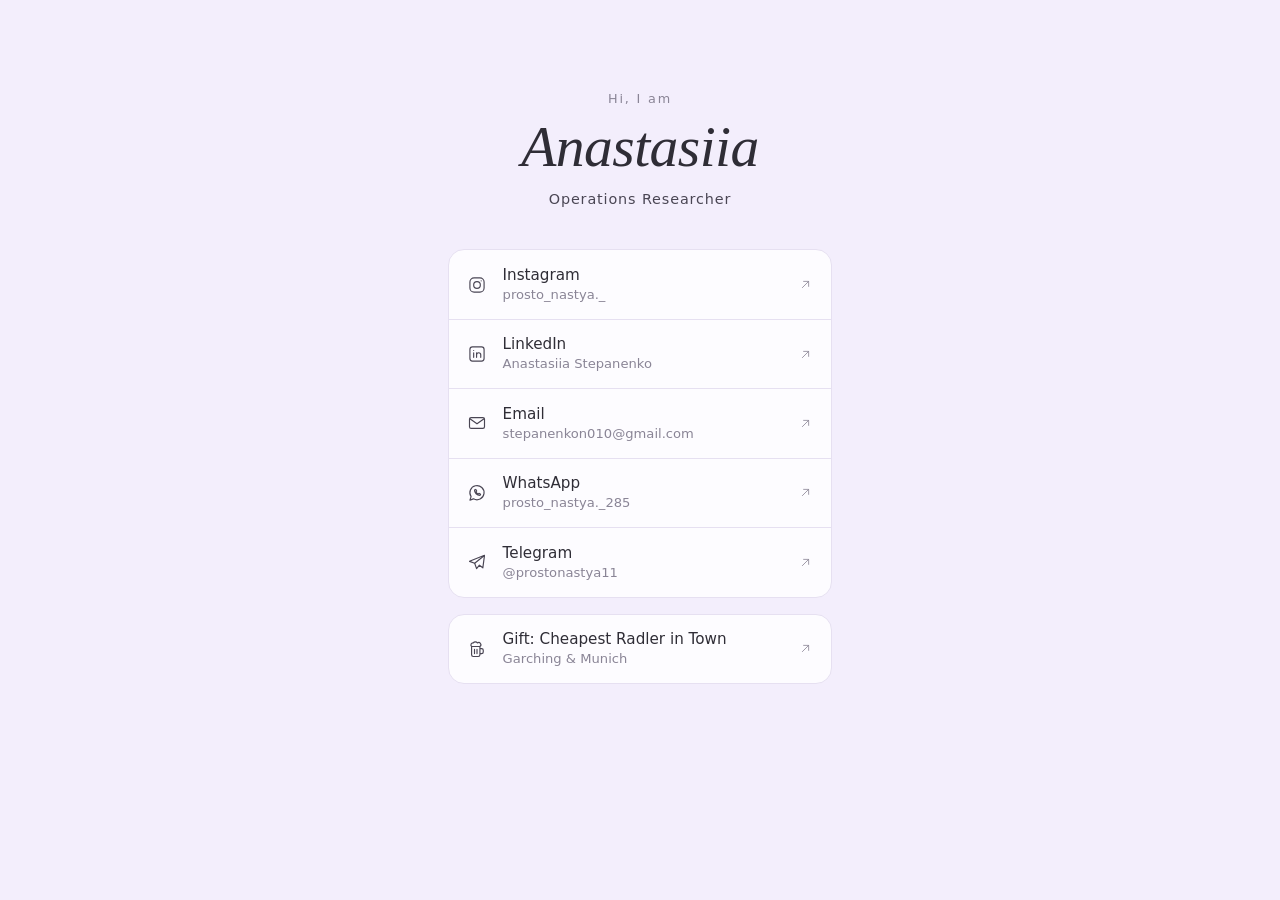
<file: index.html>
<!doctype html>
<html lang="en">
<head>
<meta charset="utf-8">
<meta name="viewport" content="width=device-width,initial-scale=1">
<meta name="color-scheme" content="light dark">
<title>Anastasiia Stepanenko</title>
<meta name="description" content="Anastasiia Stepanenko — contacts and projects">
<link rel="icon" href="data:,">
<style>
:root{--bg:#f3eefc;--fg:#2f2d36;--ic:#4a4654;--mute:#8a8596;--card:#fdfcff;--line:#e6e0f1;--hover:#f8f5fe}
@media(prefers-color-scheme:dark){:root{--bg:#141218;--fg:#e9e7ee;--ic:#c9c5d2;--mute:#8f8b99;--card:#1c1a21;--line:#2c2933;--hover:#221f28}}
*{box-sizing:border-box}
body{margin:0;background:var(--bg);color:var(--fg);font:16px/1.4 system-ui,-apple-system,"Segoe UI",Roboto,sans-serif;-webkit-font-smoothing:antialiased}
main{max-width:26rem;margin:0 auto;padding:4rem 1rem 3rem}
header{text-align:center;margin-bottom:2.5rem}
header p{margin:0;color:var(--mute);font-size:.8rem;letter-spacing:.14em}
h1{margin:.4rem 0 0;font:italic 400 3.6rem/1.1 "Bodoni MT","Bodoni 72",Didot,"Didot LT STD",Georgia,"Times New Roman","Noto Serif",serif;letter-spacing:-.01em}
.u h1,.u header p{font-style:normal;letter-spacing:0}
:lang(ja) h1,:lang(zh) h1,:lang(ko) h1{letter-spacing:.08em}
header .role{margin-top:.7rem;color:var(--ic);font-size:.9rem;letter-spacing:.06em}
:lang(ja) h1{font-family:"Hiragino Mincho ProN","Yu Mincho","Noto Serif CJK JP",serif}
:lang(zh) h1{font-family:"Songti SC","Songti TC",SimSun,PMingLiU,"Noto Serif CJK SC",serif}
:lang(ko) h1{font-family:AppleMyungjo,Batang,"Noto Serif CJK KR",serif}
.card{background:var(--card);border:1px solid var(--line);border-radius:1rem;overflow:hidden;margin-bottom:1rem}
.card a,.card div{display:flex;align-items:center;gap:1rem;padding:.9rem 1.1rem;color:inherit;text-decoration:none}
.card a+a{border-top:1px solid var(--line)}
.card a:hover{background:var(--hover)}
.card a:focus-visible{outline:1px solid var(--ic);outline-offset:-3px;border-radius:1rem}
svg{flex:none;width:20px;height:20px;fill:none;stroke:var(--ic);stroke-width:1.4;stroke-linecap:round;stroke-linejoin:round}
span{flex:1;min-width:0}
b{display:block;font-weight:500;font-size:.95rem}
small{display:block;color:var(--mute);font-size:.82rem;overflow-wrap:anywhere}
.r{width:15px;height:15px;stroke:var(--mute);stroke-width:1.3}
</style>
</head>
<body>
<svg hidden><symbol id="a" viewBox="0 0 24 24"><path d="M7 17 17 7M9 7h8v8"/></symbol></svg>
<main>
<header><p id="g">Hi, I am</p><h1 id="n">Anastasiia</h1><p class="role" lang="en">Operations Researcher</p></header>
<nav class="card" aria-label="Contacts">
<a href="https://instagram.com/prosto_nastya._" rel="me noopener" target="_blank"><svg viewBox="0 0 24 24" aria-hidden="true"><rect x="3.5" y="3.5" width="17" height="17" rx="5"/><circle cx="12" cy="12" r="4"/><path d="M17 7h.01"/></svg><span><b>Instagram</b><small>prosto_nastya._</small></span><svg class="r" aria-hidden="true"><use href="#a"/></svg></a>
<a href="https://linkedin.com/in/anastasiia-stepanenko-1a0871327" rel="me noopener" target="_blank"><svg viewBox="0 0 24 24" aria-hidden="true"><rect x="3.5" y="3.5" width="17" height="17" rx="3"/><path d="M8 10.5V16M8 7.8v.01M11.5 16v-5.5M11.5 13a2.5 2.5 0 0 1 5 0v3"/></svg><span><b>LinkedIn</b><small>Anastasiia Stepanenko</small></span><svg class="r" aria-hidden="true"><use href="#a"/></svg></a>
<a href="mailto:stepanenkon010@gmail.com"><svg viewBox="0 0 24 24" aria-hidden="true"><rect x="3" y="5.5" width="18" height="13" rx="2"/><path d="m3.5 7 8.5 6 8.5-6"/></svg><span><b>Email</b><small>stepanenkon010@gmail.com</small></span><svg class="r" aria-hidden="true"><use href="#a"/></svg></a>
<a href="https://wa.me/491602328574" rel="noopener" target="_blank"><svg viewBox="0 0 24 24" aria-hidden="true"><path d="m3.5 20.5 1.4-4.2A8.5 8.5 0 1 1 7.8 19z"/><path d="M9 8.5c0 3.5 3 6.5 6.5 6.5l.8-1.6-2-1-.9.9a5 5 0 0 1-2.7-2.7l.9-.9-1-2z"/></svg><span><b>WhatsApp</b><small>prosto_nastya._285</small></span><svg class="r" aria-hidden="true"><use href="#a"/></svg></a>
<a href="https://t.me/prostonastya11" rel="noopener" target="_blank"><svg viewBox="0 0 24 24" aria-hidden="true"><path d="M21 4 3 11.2l6.2 2.3L11.5 20l3.4-4.2L19 19z"/><path d="m9.2 13.5 11.3-9"/></svg><span><b>Telegram</b><small>@prostonastya11</small></span><svg class="r" aria-hidden="true"><use href="#a"/></svg></a>
</nav>
<section class="card" aria-label="Project"><a href="https://nastya-star.github.io/beer-optimization/"><svg viewBox="0 0 24 24" aria-hidden="true"><path d="M5.5 9h10v10a2 2 0 0 1-2 2h-6a2 2 0 0 1-2-2zM15.5 11.5h2a2 2 0 0 1 2 2v2a2 2 0 0 1-2 2h-2M5.5 9a2.5 2.5 0 0 1 2-4.3 3 3 0 0 1 5 0A2.5 2.5 0 0 1 15.5 9M9 12.5v5M12 12.5v5"/></svg><span><b>Gift: Cheapest Radler in Town</b><small>Garching &amp; Munich</small></span><svg class="r" aria-hidden="true"><use href="#a"/></svg></a></section>
</main>
<script>
var t={de:"Hallo, ich bin",fr:"Salut, je m'appelle",es:"Hola, soy",it:"Ciao, sono",pt:"Olá, eu sou",pl:"Cześć, jestem",tr:"Merhaba, ben",vi:"Xin chào, mình là",nl:"Hoi, ik ben",cs:"Ahoj, já jsem",
uk:"Слава Україні! Мене звати|Анастасія",ru:"Привет, я|Анастасия",el:"Γεια, είμαι|Αναστασία",ka:"გამარჯობა, მე ვარ|ანასტასია",hy:"Բարև, ես|Անաստասիա",ar:"مرحبًا، أنا|أناستاسيا",he:"שלום, אני|אנסטסיה",fa:"سلام، من|آناستازیا",ur:"سلام، میں|اناستسیا",hi:"नमस्ते, मेरा नाम|अनास्तासिया","zh-Hans":"你好，我是|阿纳斯塔西娅","zh-Hant":"你好，我是|阿納斯塔西婭",ko:"안녕하세요, 저는|아나스타시아",ja:"こんにちは、私は|望生です",th:"สวัสดี ฉันชื่อ|อนาสตาเซีย"},
L=(navigator.languages||[])[0]||navigator.language||"en",l=L.toLowerCase().split("-"),
k=l[0]=="zh"?(l.includes("hant")||!l.includes("hans")&&/^(tw|hk|mo)$/.test(l[1])?"zh-Hant":"zh-Hans"):l[0],s=t[k],h=document.documentElement;
if(s){s=s.split("|");h.lang=k[0]=="z"?k:L;g.textContent=s[0];n.textContent=s[1]||"Anastasiia";
if(/^(ar|he|fa|ur)$/.test(k))g.parentNode.dir="rtl";
if(/^(ja|zh|ko|ar|he|fa|ur|hi|th|ka|hy)/.test(k))h.className="u"}
</script>
</body>
</html>
</file>
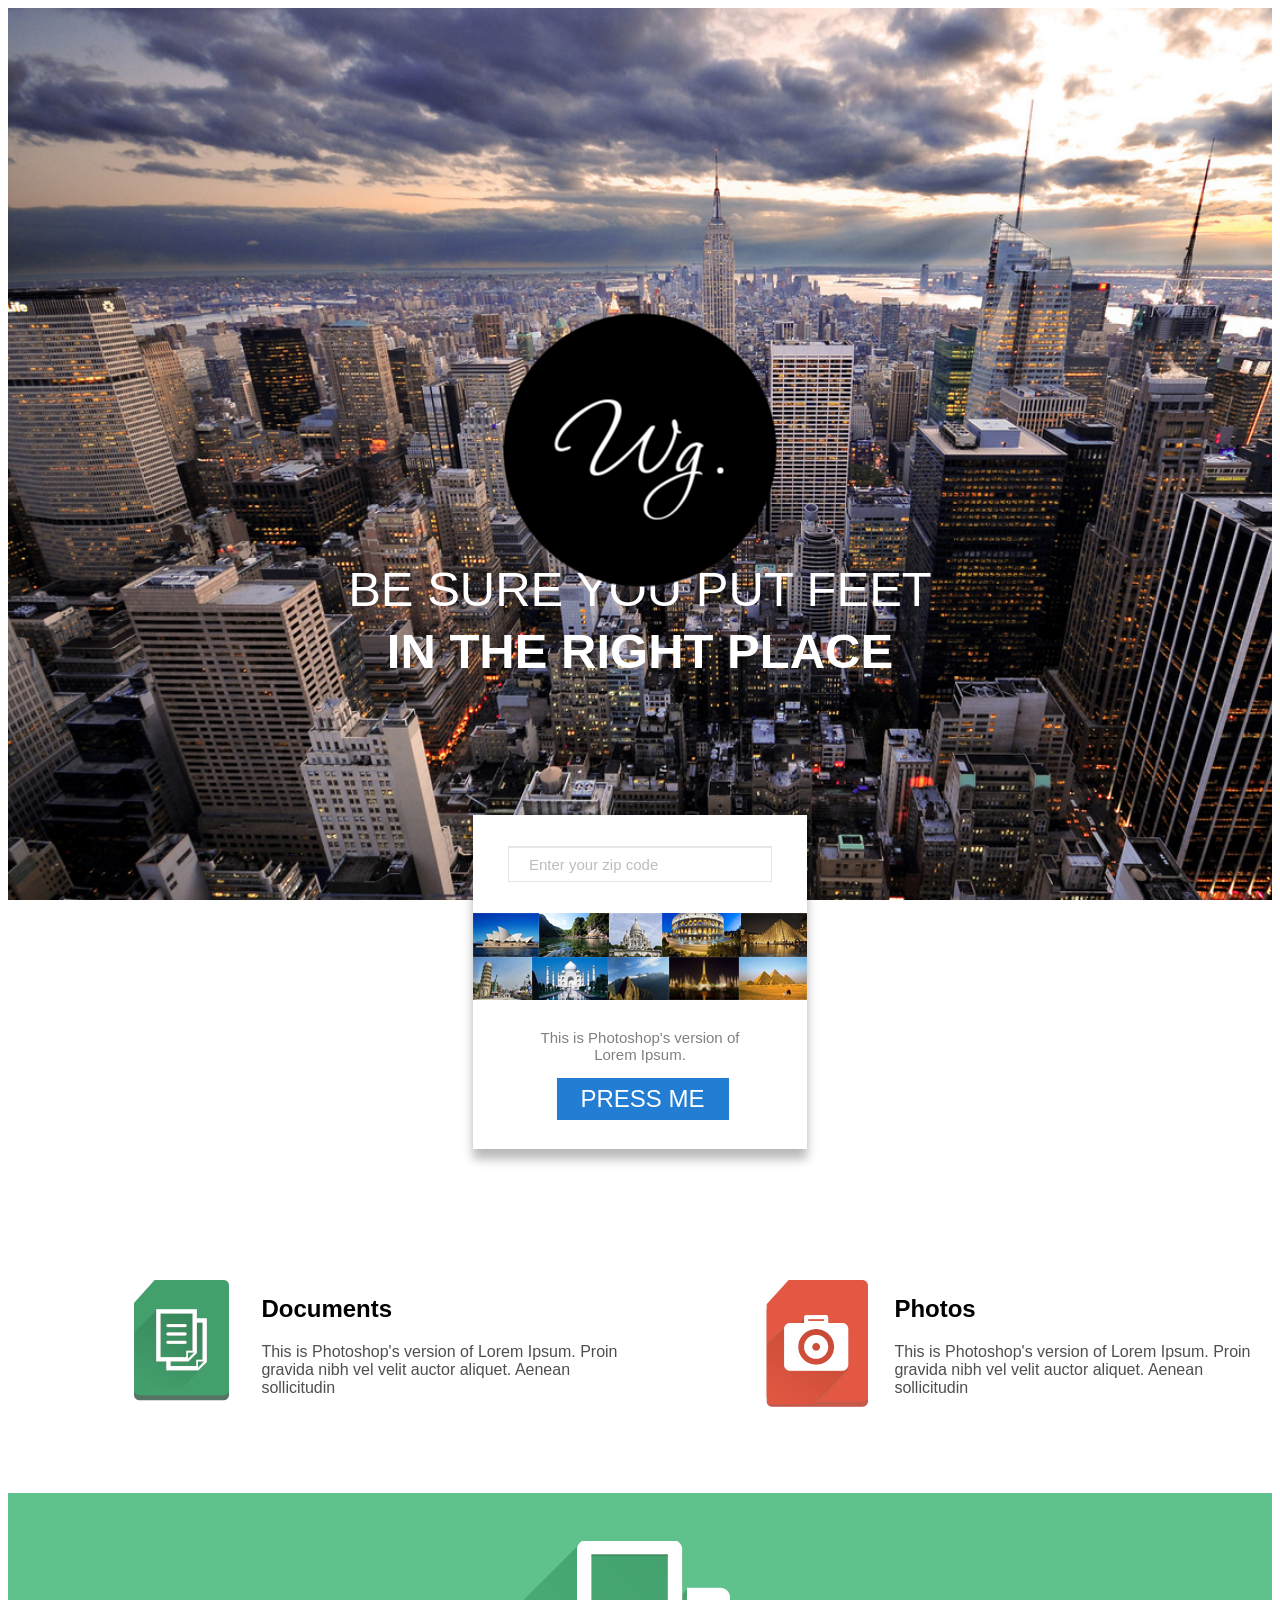
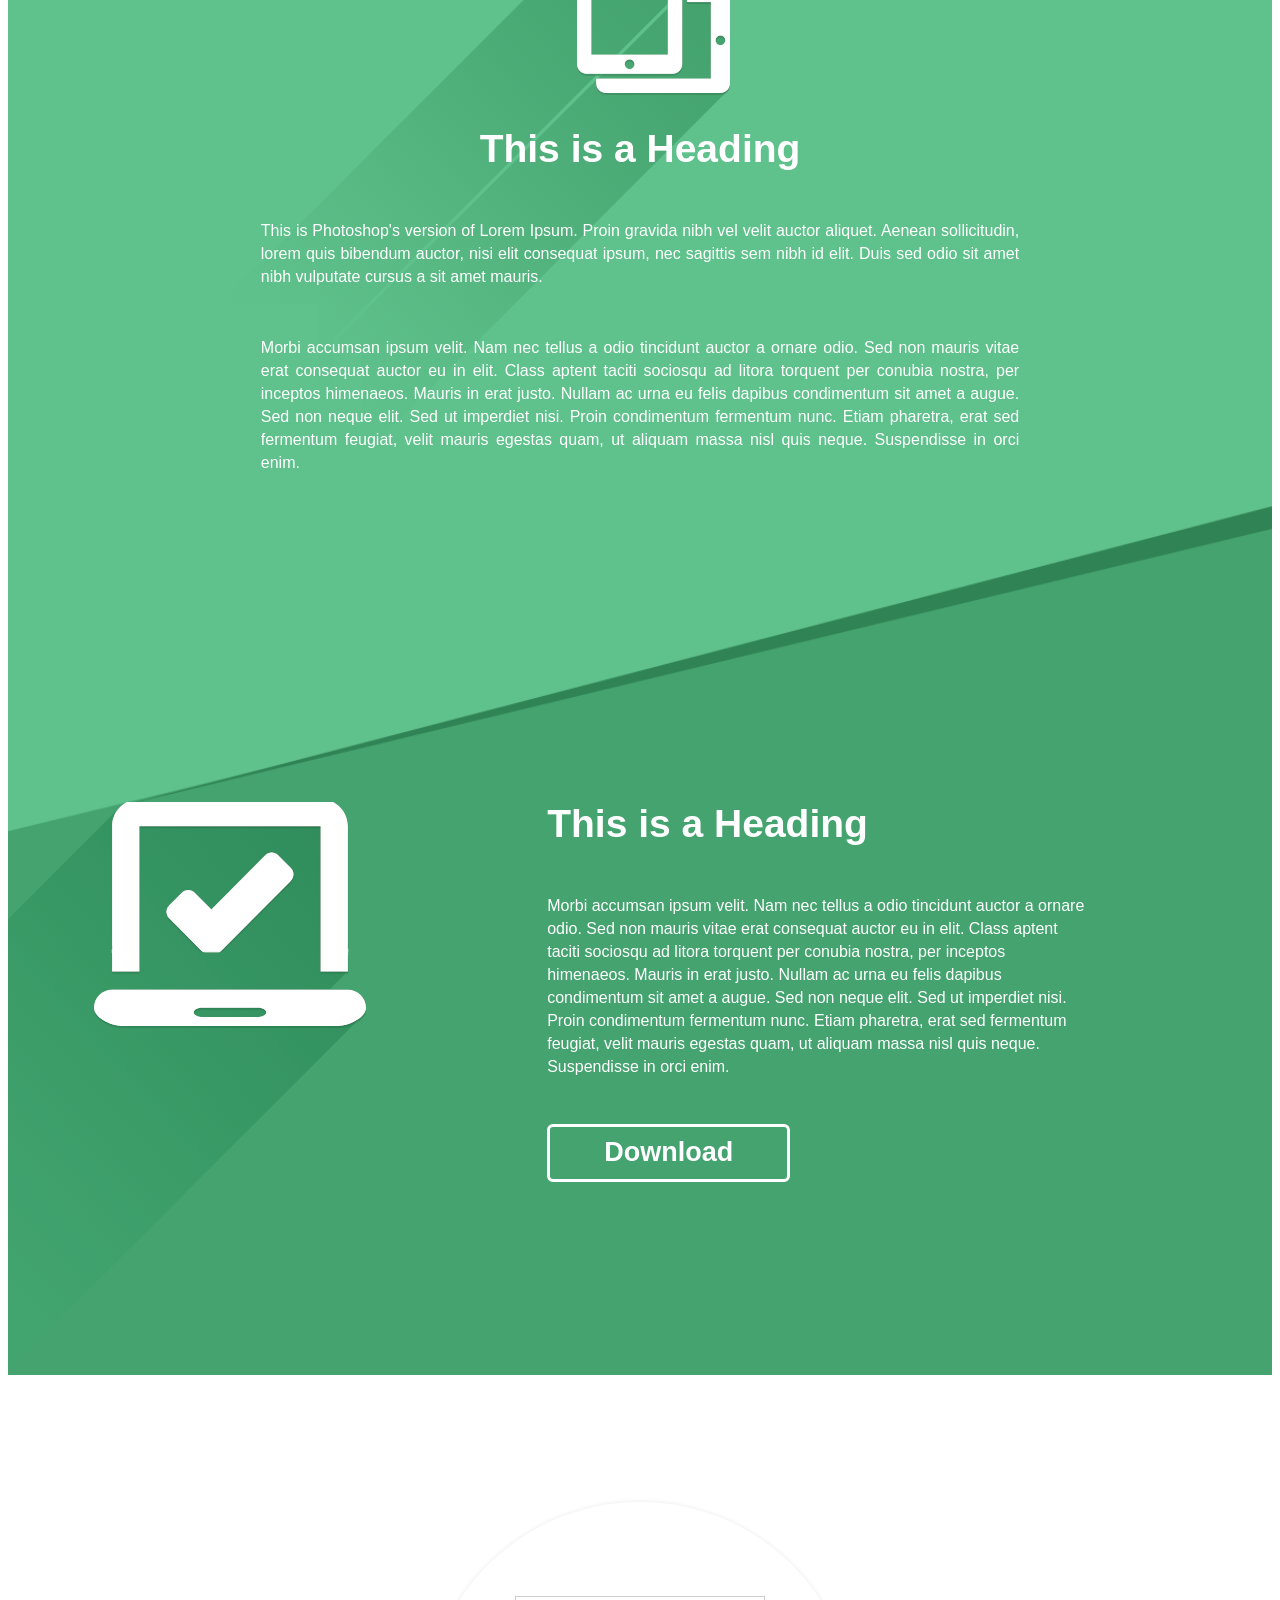
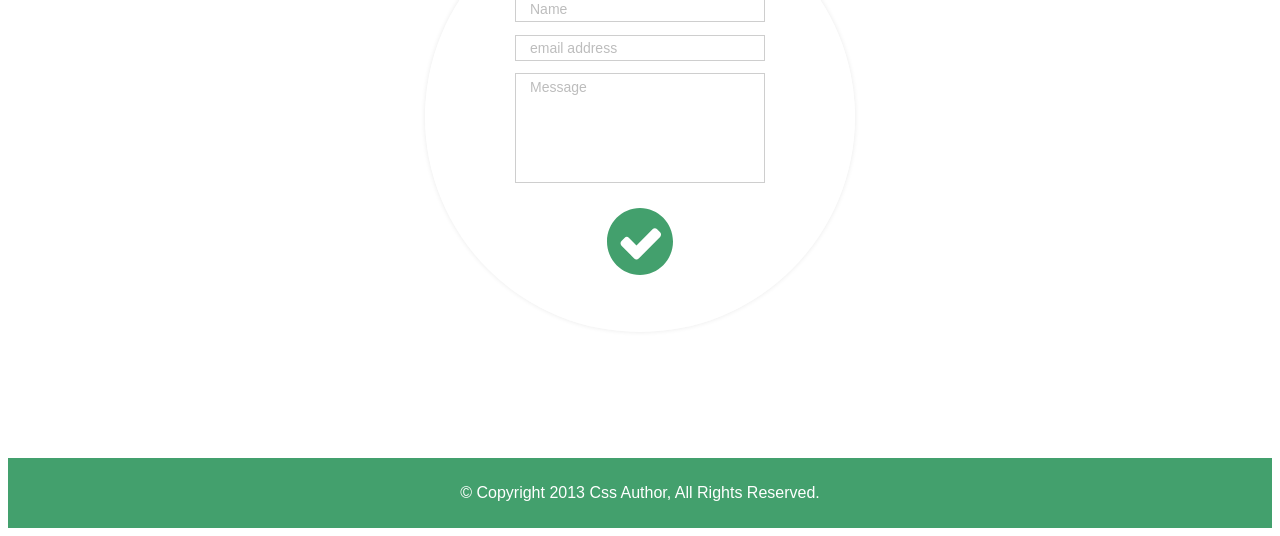
<file: (simple)/page.html>
<!DOCTYPE HTML">
 <head>
  <title>project(simple)</title>
  <link rel="stylesheet" href="page.css">
 </head>
 <body>
    <div class="container">
     <img src="img/png/Logo.png" alt="logo" class="logo">
      <h1 class="article">be sure you put feet
        <br>
        <span class="bold">in the right place</span>
      </h1>
    </div>
    <div id="square">
        <div class="zip-1">
            <input class="zip" placeholder="Enter your zip code">
        </div>
        <div class="container-img">
          <img src="img/jpg/Layer_3.jpg" alt="photo" class="mini"
          ><img src="img/jpg/Layer_13.jpg" alt="photo" class="mini"
          ><img src="img/jpg/Layer_6.jpg" alt="photo" class="mini"
          ><img src="img/jpg/Layer_7.jpg" alt="photo" class="mini"
          ><img src="img/jpg/Layer_5.jpg" alt="photo" class="mini">
          <div class="container-in">
            <img src="img/jpg/Layer_9.jpg" alt="photo" class="mini"
            ><img src="img/jpg/Layer_15.jpg" alt="photo" class="mini"
            ><img src="img/jpg/Layer_14.jpg" alt="photo" class="mini-size"
            ><img src="img/jpg/Layer_4.jpg" alt="photo" class="mini-size-1"
            ><img src="img/jpg/Layer_12.jpg" alt="photo" class="mini">
          </div>
        </div>
        <p class="text-1">This is Photoshop's version of <br>Lorem Ipsum.</p>
        <div class="button-center">
          <a href="#" class="button">Press me</a>
        </div>
    </div>
<div class="container-white">
  <div class="middle-box">
    <div class="box">
      <div class="box-photo"><img src="img/svg/1.svg" alt="document" class="document"></div>
      <div class="box-text">
        <h2 class="smth">Documents</h2>
      <p class="texty">This is Photoshop's version  of Lorem Ipsum. Proin gravida nibh vel velit auctor aliquet. Aenean sollicitudin</p>
      </div>
    </div>
    <div class="box">
      <div class="box-photo"><img src="img/svg/2.svg" alt="document" class="document"></div>
      <div class="box-text">
        <h2 class="smth">Photos</h2>
      <p class="texty">This is Photoshop's version  of Lorem Ipsum. Proin gravida nibh vel velit auctor aliquet. Aenean sollicitudin</p>
      </div>
  </div>
</div>
<div class="container-green">
  <div class="background">
    <h2 class="article-1">This is a Heading</h2>
    <p class="text top">This is Photoshop's version  of Lorem Ipsum. Proin gravida nibh vel velit auctor aliquet. Aenean sollicitudin, lorem quis bibendum auctor, nisi elit consequat ipsum, nec sagittis sem nibh id elit. Duis sed odio sit amet nibh vulputate cursus a sit amet mauris. </p>
    <p class="text bottom">Morbi accumsan ipsum velit. Nam nec tellus a odio tincidunt auctor a ornare odio. Sed non  mauris vitae erat consequat auctor eu in elit. Class aptent taciti sociosqu ad litora torquent per conubia nostra, per inceptos himenaeos. Mauris in erat justo. Nullam ac urna eu felis dapibus condimentum sit amet a augue. Sed non neque elit. Sed ut imperdiet nisi. Proin condimentum fermentum nunc. Etiam pharetra, erat sed fermentum feugiat, velit mauris egestas quam, ut aliquam massa nisl quis neque. Suspendisse in orci enim.</p>
  </div>
  <div class="container-green-bottom">
    <div class="1"><img src="img/svg/Shadow_1_.svg" alt="img" class="done"></div>
    <div class="2"><h2 class="article-2">This is a Heading</h2>
      <p class="right">Morbi accumsan ipsum velit. Nam nec tellus a odio tincidunt auctor a ornare odio. Sed non  mauris vitae erat consequat auctor eu in elit. Class aptent taciti sociosqu ad litora torquent per conubia nostra, per inceptos himenaeos. Mauris in erat justo. Nullam ac urna eu felis dapibus condimentum sit amet a augue. Sed non neque elit. Sed ut imperdiet nisi. Proin condimentum fermentum nunc. Etiam pharetra, erat sed fermentum feugiat, velit mauris egestas quam, ut aliquam massa nisl quis neque. Suspendisse in orci enim.</p>
      <a href="#" class="Download">Download</a>
    </div>
  </div>
</div>
<div class="container-white">
  <div class="round">
    <div class="center">
      <input type="text" placeholder="Name" class="name first">
    <input placeholder="email address" class="name">
    <input placeholder="Message" class="name-big">
    <a href="#" class="check"><img src="img/svg/5.svg"></a>
  </div>
  </div>
</div>
 </body>
<footer>
   <p class="end"> © Copyright 2013 Css Author, All Rights Reserved. </p>
</footer>
</html>
</file>
<file: (simple)/page.css>
body {
    color: white;
    font-family: Avantgarde, TeX Gyre Adventor, URW Gothic L, sans-serif;
}
.container{
    width: 100%;
    margin: 0 auto;
    background-image: url(img/jpg/Layer_1.jpg); 
    background-size: cover;
    background-repeat: no-repeat;
    background-attachment: fixed;
    padding-bottom: 300px;
    margin-bottom: -167px;
}
.logo {
    align-items: center;
    position: absolute;
    top: 50%;
    left: 50%;
    margin-right: -50%;
    transform: translate(-50%, -50%)
}
.article{
    text-transform: uppercase;
    font-size: 49px;
    font-weight:normal;
    text-align: center;
    padding-top: 550px;
    margin: auto;
    line-height: 62px;
    font-stretch: extra-expanded;
}
.bold{
    font-weight: bold;
}
#square {
    width: 334px;
    height: 334px;
    box-shadow: 0 10px 10px rgba(0, 0, 0, 0.28), 0 0 3px rgba(0, 0, 0, 0.04);
    background-color: #ffffff;
    margin: auto;
    margin-bottom: 10%;
}
.zip {width: 264px;
    height: 36px;
    box-shadow: inset 0 1px 0 rgba(0, 0, 0, 0.09);
    border: 1px solid #e5e5e5;
    background-color: rgb(255, 255, 255);
    padding: 12px 20px;
    font-size: 15px;
}
input:focus {
    border: 3px solid rgb(239, 255, 165);
}
.zip-1{
    padding: 31px;
    display: flex;
    align-items: center;
    justify-content: center;
}
input::placeholder{
    color: rgb(189, 189, 189);
}
.mini-size{
    width: 61px;
    height: 43px;
}
.mini-size-1{
    height: 43px;
    width: 70px;
}
.text-1{
    color: gray;
    text-align: center;
    font-size: 15px;
    padding-top: 14px;
}
.button{
    display: inline-block;
    color: white;
    text-transform: uppercase;
    background-color: #227dd3;
    text-decoration: none;
    padding: .3em 1em;
    text-align: center;
    outline: none;
    transition: 0.2s;
    font-size: 24px;
    font-family: "Semibold" sans-serif;
}
.button:hover { 
    background-color: #77a8d6; 
}
.button:active { 
    background: #bcd4eb; 
}
.button-center{
    padding-left: 25%;
}
h2{
    color: black;
}
.texty{
    color: #4f4e4e;
}
.container-white{
    justify-content: space-evenly;
}
.box{
    display: flex;
    padding-left: 10%;
    justify-content: center;
    align-items: center;
}
.container-green{
    background-image: url(img/png/fon.png);
    width: 100%;
    margin-top: 10%;
    background-repeat: no-repeat;
    background-size: cover;
    margin-top: 5em;
}
}
.tablet{
   padding-top: 5%; 
   padding-left: 20%;
   margin-bottom: -20%;
}
.article-1 {
    font-size: 39px;
    color: white;
    text-align: center;
    padding-top: 20%;
    padding-top: 6em;
}
.text{
    text-align: justify;
    margin: auto;
    margin-right: 20%;
    margin-left: 20%;
    line-height: 23px;
    margin-top: 3em;
}
.background{
    background-image: url(img/svg/shadow.svg) ;
    background-repeat: no-repeat;
    background-position: left 30% top 10%;
    background-position: center top 3em;
}
.top{
    margin-bottom: 3em;
}
.bottom{
    padding-bottom: 328px;
}
.container-green-bottom{
    display: flex;
}
.article-2{
    font-size: 39px;
    color: white;
    text-align: left;
    margin: auto;
    margin-left: 20%;
}
.right{
    text-align: left;
    margin: auto;
    margin-right: 20%;
    margin-left: 20%;
    line-height: 23px;
    margin-top: 3em;
}
.Download{
    display: inline-block;
    color: white;
    font-weight: 700;
    text-decoration: none;
    user-select: none;
    outline: none;
    padding: .4em 2em;
    border: 3px solid;
    border-radius: 6px;
    transition: 0.2s;
    font-size: 27px;
    margin-left: 20%;
    margin-top: 5%;
}
.Download:hover { 
    background: rgba(255, 255, 255, 0.185); 
}
.Download:active { 
    background: rgba(255, 255, 255, 0.555); 
}
.round{
    background-color: rgba(255, 255, 255, 0.788);
    width: 430px;
    height: 430px;
    box-shadow: 0 0 5px rgba(0, 0, 0, 0.09);
    border-radius: 50%;
    margin: auto;
    margin-top: 10%;
    margin-bottom: 10%;
    display: flex;
    flex-direction: column;
    align-items: center;
}
.center{
    display: flex;
    flex-direction: column;
    margin: auto;
    vertical-align: middle;

}
.name{
    margin-bottom: 5%;
    padding: .3em 1em;
    font-size: 14px;
    width: 250px;
    border: 1px solid rgb(206, 206, 206);
}
.name-big{
    margin-bottom: 10%;
    padding: .3em 1em;
    padding-bottom: 35%;
    font-size: 14px;
    border: 1px solid rgb(206, 206, 206);
}
.check{
    margin: auto;
}
.first{
    margin-top: 15%;
}
footer{
    background-color:#43a06d;
    padding-top: 10px;
    padding-bottom: 10px;
}
.end{
    text-align: center;
}

.middle-box{
    display: flex;
}

.box-photo {
    width: 6em;
    height: 8em;  
}

.box-text {
    margin-left: 2em;
}
</file>
